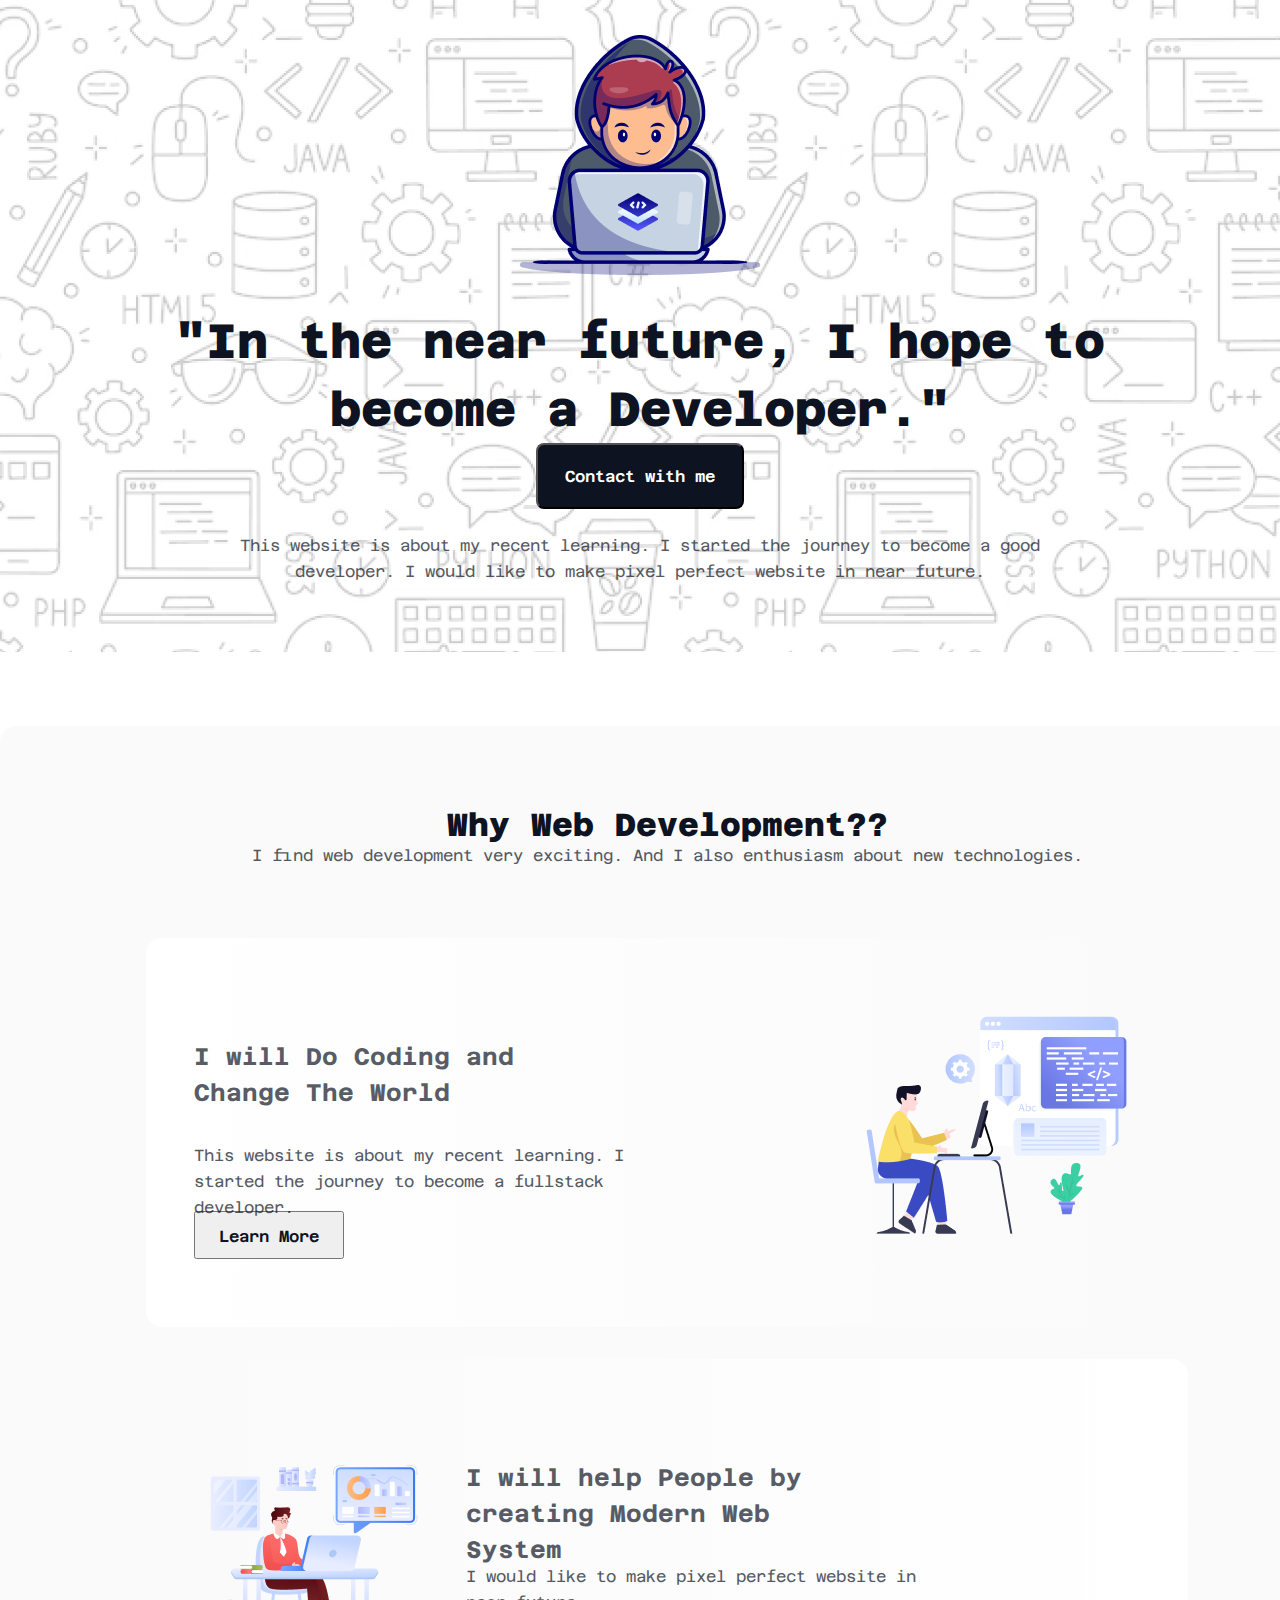
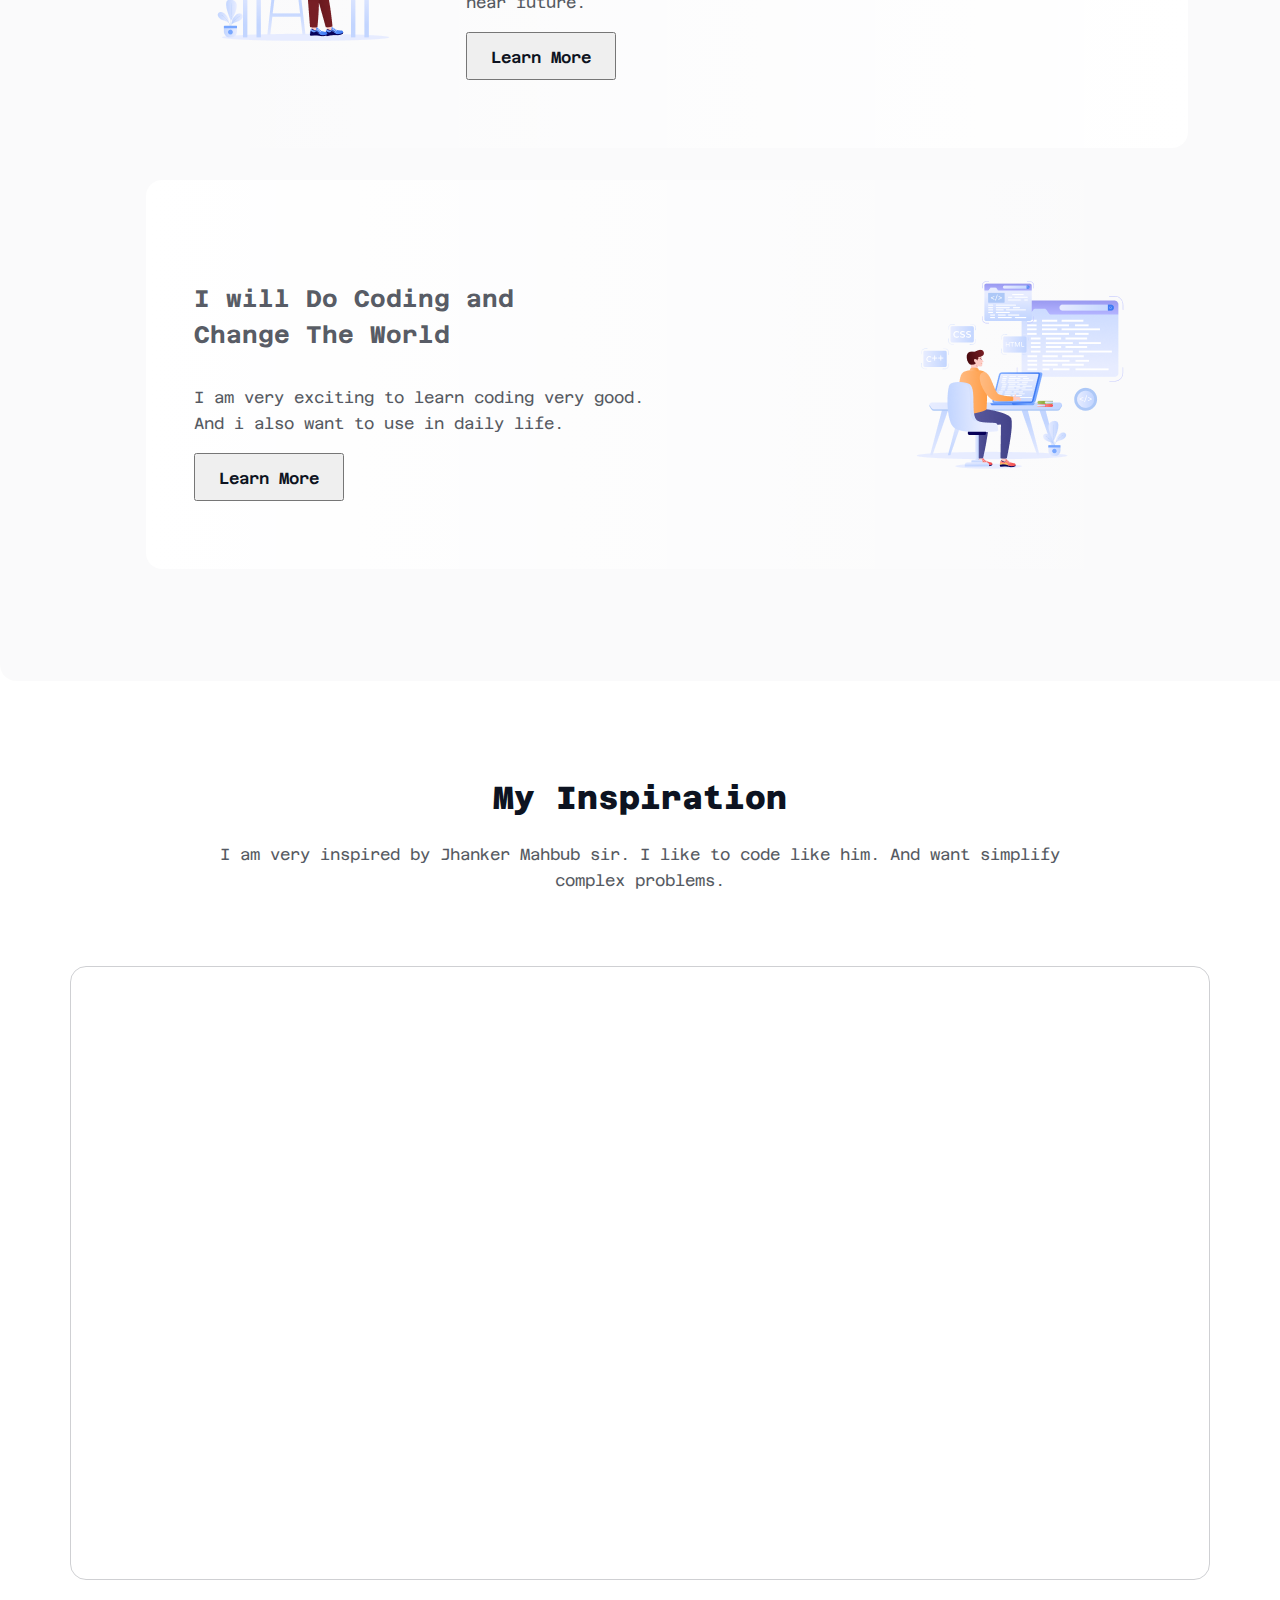
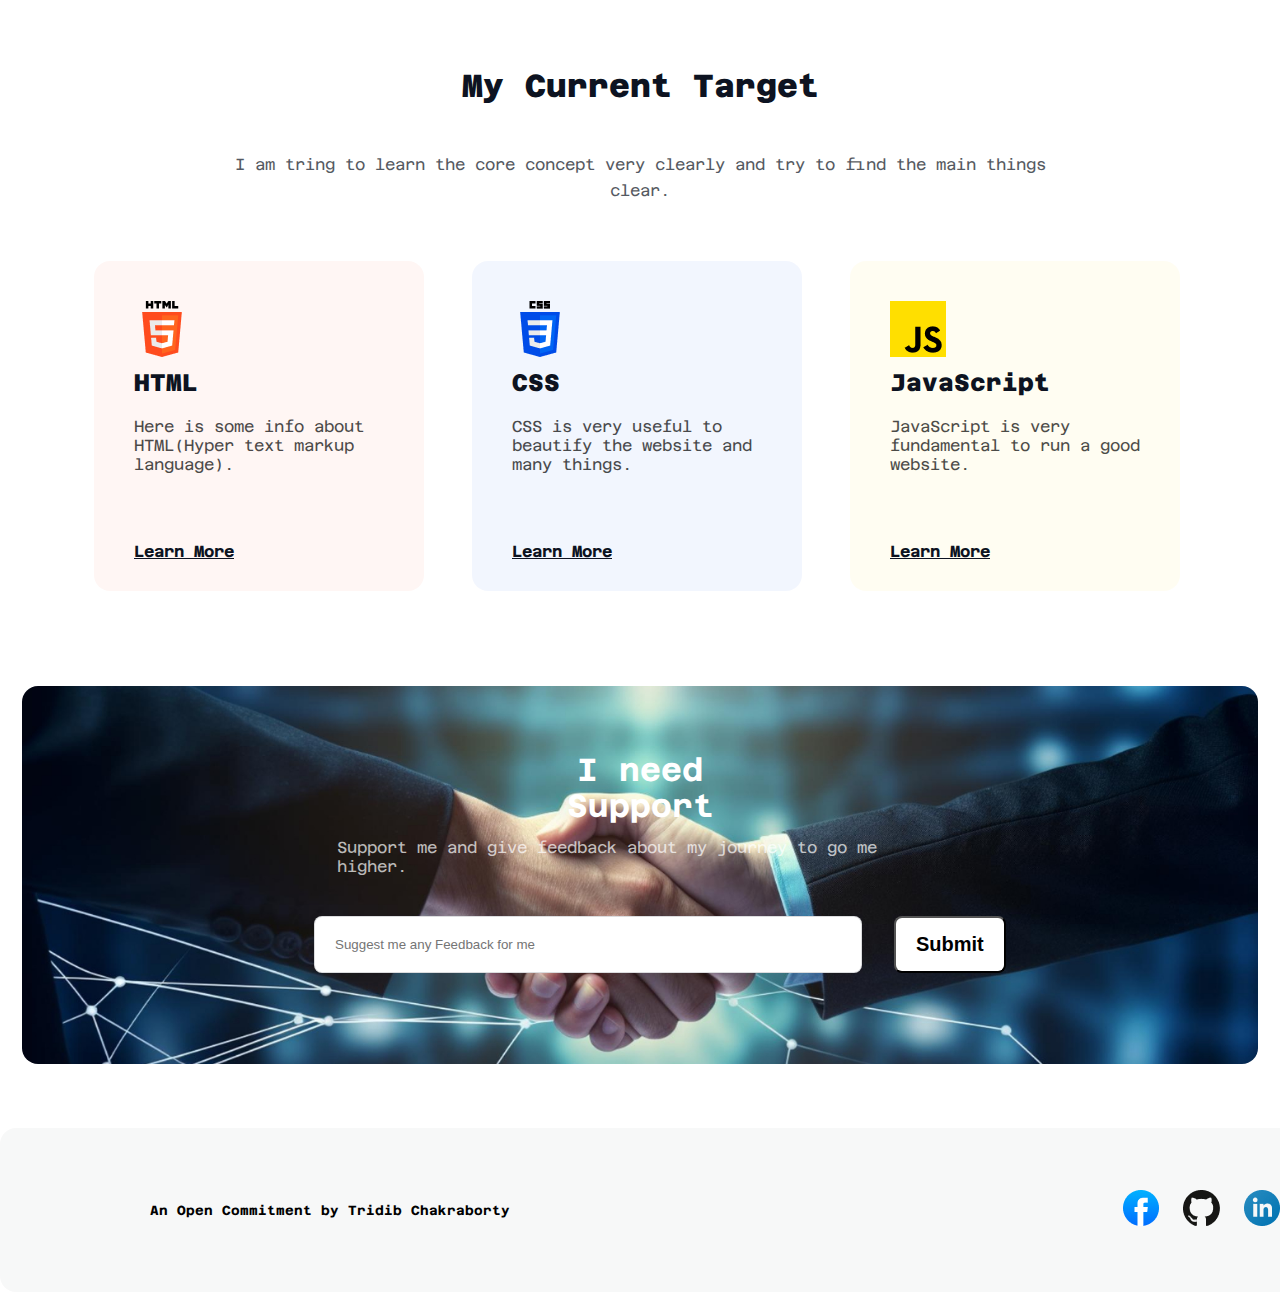
<file: index.html>
<!-- @format -->

<!DOCTYPE html>
<html lang="en">
  <head>
    <meta charset="UTF-8" />
    <meta name="viewport" content="width=device-width, initial-scale=1.0" />
    <title>Assignment-1</title>
    <link rel="stylesheet" href="style.css" />
  </head>
  <body class="azeret-mono-normal">
    <header>
      <section id="hero">
        <div class="hero-content">
          <div class="image-container">
            <img src="assets/Group.png" alt="banner_pic" />
          </div>
          <div class="text-container">
            <h1>"In the near future, I hope to become a Developer."</h1>
            <p>
             This website is about my recent learning. I started the journey to become a good developer. I would like to make pixel perfect website in near future.
            </p>
            <a href="#footer-section"><button class="btn">Contact with me</button></a>
          </div>
        </div>
      </section>
    </header>
    <main>
      <div class="contents">
        <div class="intro">
          <h3>Why Web Development??</h3>
          <p>
            I find web development very exciting. And I also enthusiasm about new technologies. 
          </p>
        </div>
        <div class="det-1">
          <div class="detail_text">
            <h4>I will Do Coding and Change The World</h4>
            <p>
              This website is about my recent learning. I started the journey to become a fullstack developer.
            </p>
            <button>Learn More</button>
          </div>
          <div class="coder-image1"></div>
          <img src="assets/Layer_1.png" alt="coder image" />
        </div>
        <div class="det-2">
          <div class="coder-image2">
            <img src="assets/Group 3.png" alt="coder image" />
          </div>
          <div class="detail_text2">
            <h4>I will help People by creating Modern Web System</h4>
            <p>
               I would like to make pixel perfect website in near future.
            </p>
            <button>Learn More</button>
          </div>
        </div>
        <div class="det-1">
          <div class="detail_text">
            <h4>I will Do Coding and Change The World</h4>
            <p>
              I am very exciting to learn coding very good. And i also want to use in daily life.
            </p>
            <button>Learn More</button>
          </div>
          <div class="coder-image1"></div>
          <img src="assets/Group 4.png" alt="coder image" />
        </div>
      </div>
      <div class="video">
        <div class="video-container">
          <h3 class="section-title">My Inspiration</h3>
          <p class="section-description">
            I am very inspired by Jhanker Mahbub sir. I like to code like him. And want simplify complex problems.
          </p>
        </div>
        <div class="pg-video">
          <iframe
            width="1076"
            height="555"
            src="https://www.youtube.com/embed/DGHn2uOAVCE?si=EerBNoZS_YI7jn84"
            title="YouTube video player"
            frameborder="0"
            allow="accelerometer; autoplay; clipboard-write; encrypted-media; gyroscope; picture-in-picture; web-share"
            referrerpolicy="strict-origin-when-cross-origin"
            allowfullscreen=""
          ></iframe>
        </div>
      </div>
      <div class="content">
        <h3 class="section-title">My Current Target</h3>
        <p class="section-description">
          I am tring to learn the core concept very clearly and try to find the main things clear.
        </p>
        <div class="content-containers">
          <div class="content-item-1">
            <img src="./assets/html.png" alt="" />
            <h4>HTML</h4>
            <p>
              Here is some info about HTML(Hyper text markup language).
            </p>
            <a
              class="learn"
              href="https://www.w3schools.com/html//"
              target="_blank"
              >Learn More
            </a>
          </div>
          <div class="content-item-2">
            <img src="./assets/css.png" alt="" />
            <h4>CSS</h4>
            <p>
              CSS is very useful to beautify the website and many things.
            </p>
            <a
              class="learn"
              href="https://www.w3schools.com/css//"
              target="_blank"
              >Learn More</a
            >
          </div>
          <div class="content-item-3">
            <img src="./assets/js.png" alt="" />
            <h4>JavaScript</h4>
            <p class="section-description-1">
              JavaScript is very fundamental to run a good website.
            </p>
            <a
              class="learn"
              href="https://www.w3schools.com/js/default.asp"
              target="_blank"
              >Learn More</a
            >
          </div>
        </div>
      </div>
      <div class="support">
        <div class="support-content">
          <h3>I need Support</h3>
          <p>
            Support me and give feedback about my journey to go me higher.
          </p>
          <div class="input-box">
            <input
              type="text"
              name=""
              id=""
              placeholder="Suggest me any Feedback for me"
            />
            <button><b>Submit</b></button>
          </div>
        </div>
      </div>
    </main>
    <footer id="footer-section">
      <div class="footer-section">
        <h5>An Open Commitment by Tridib Chakraborty</h5>
        <div class="social-icon">
          <a href="https://www.facebook.com/" target="_blank"
            ><img src="./assets/facebook.png" alt="" /></a
          ><a href="https://www.github.com/" target="_blank"
            ><img src="./assets/github.png" alt="" /></a
          ><a href="https://www.linkedin.com/ " target="_blank"
            ><img src="./assets/linkedin-icon 1.png" alt=""
          /></a>
        </div>
      </div>
    </footer>
  </body>
</html>
</file>
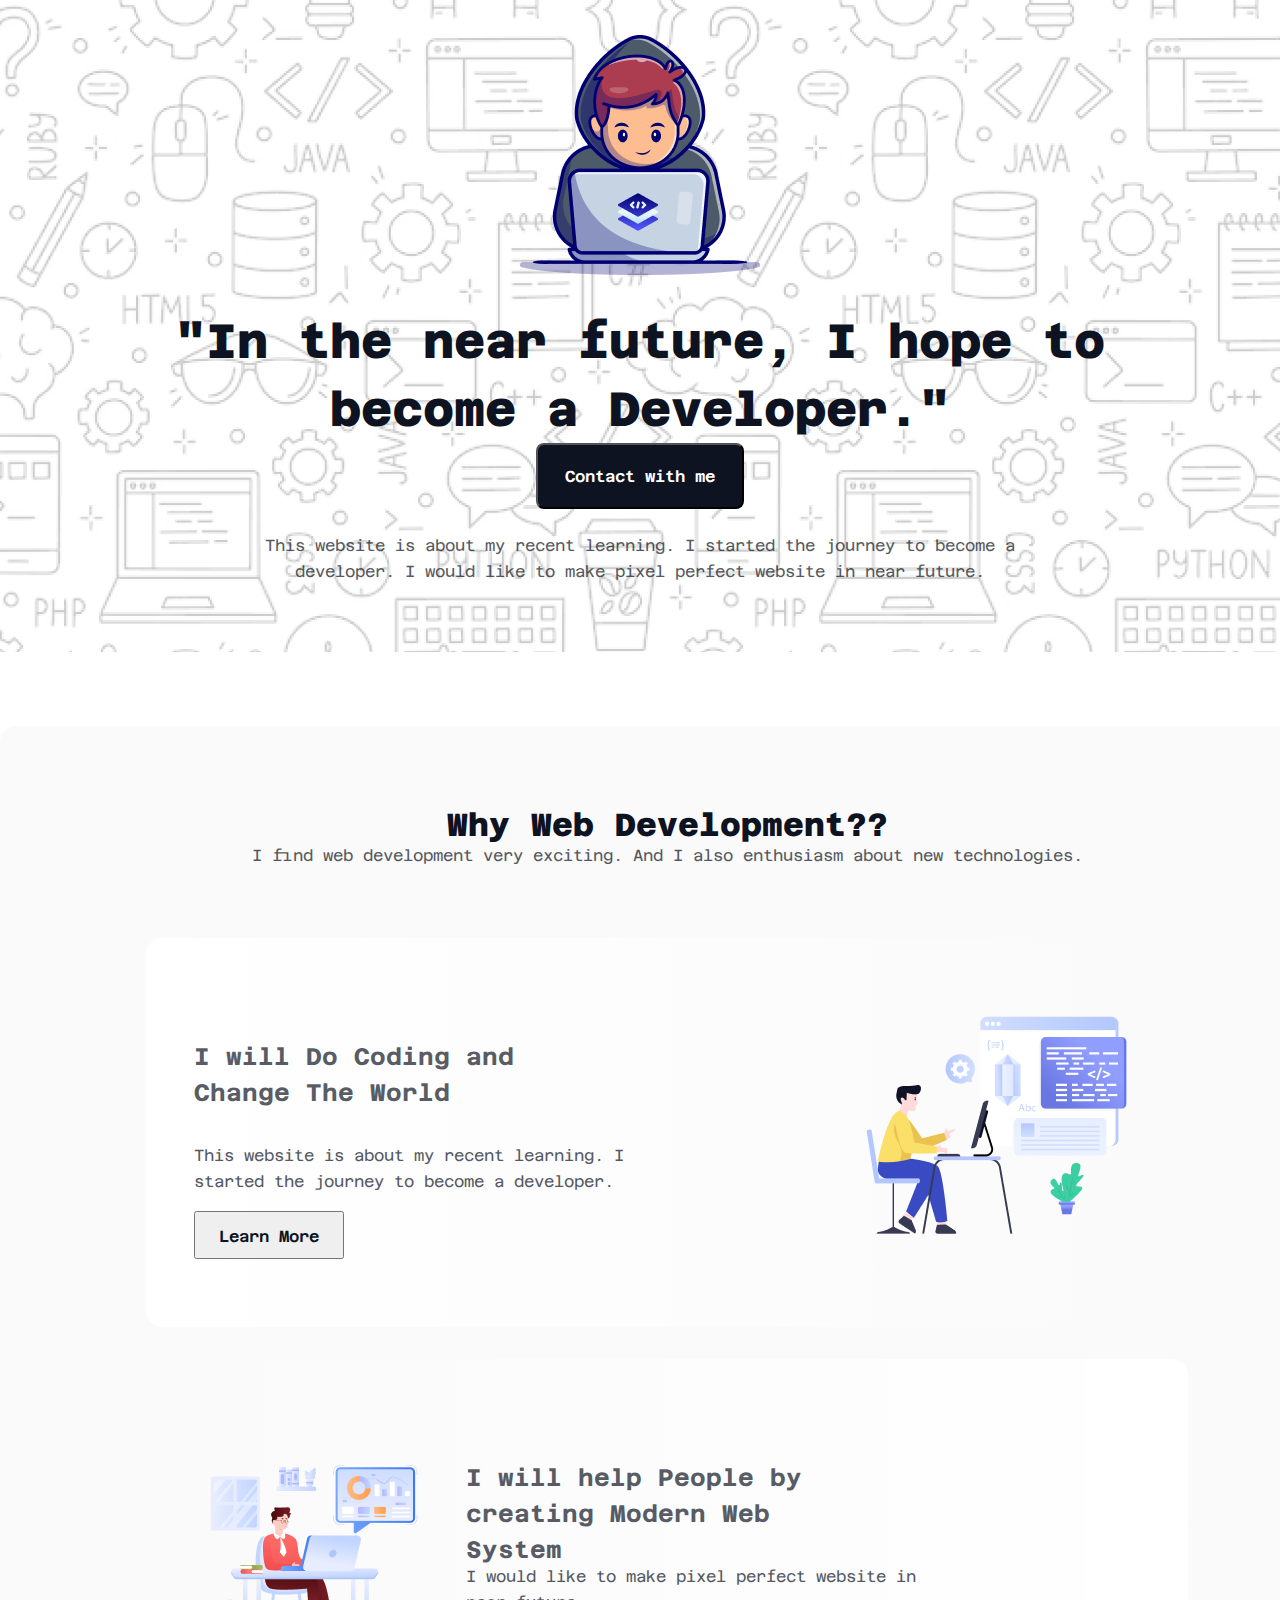
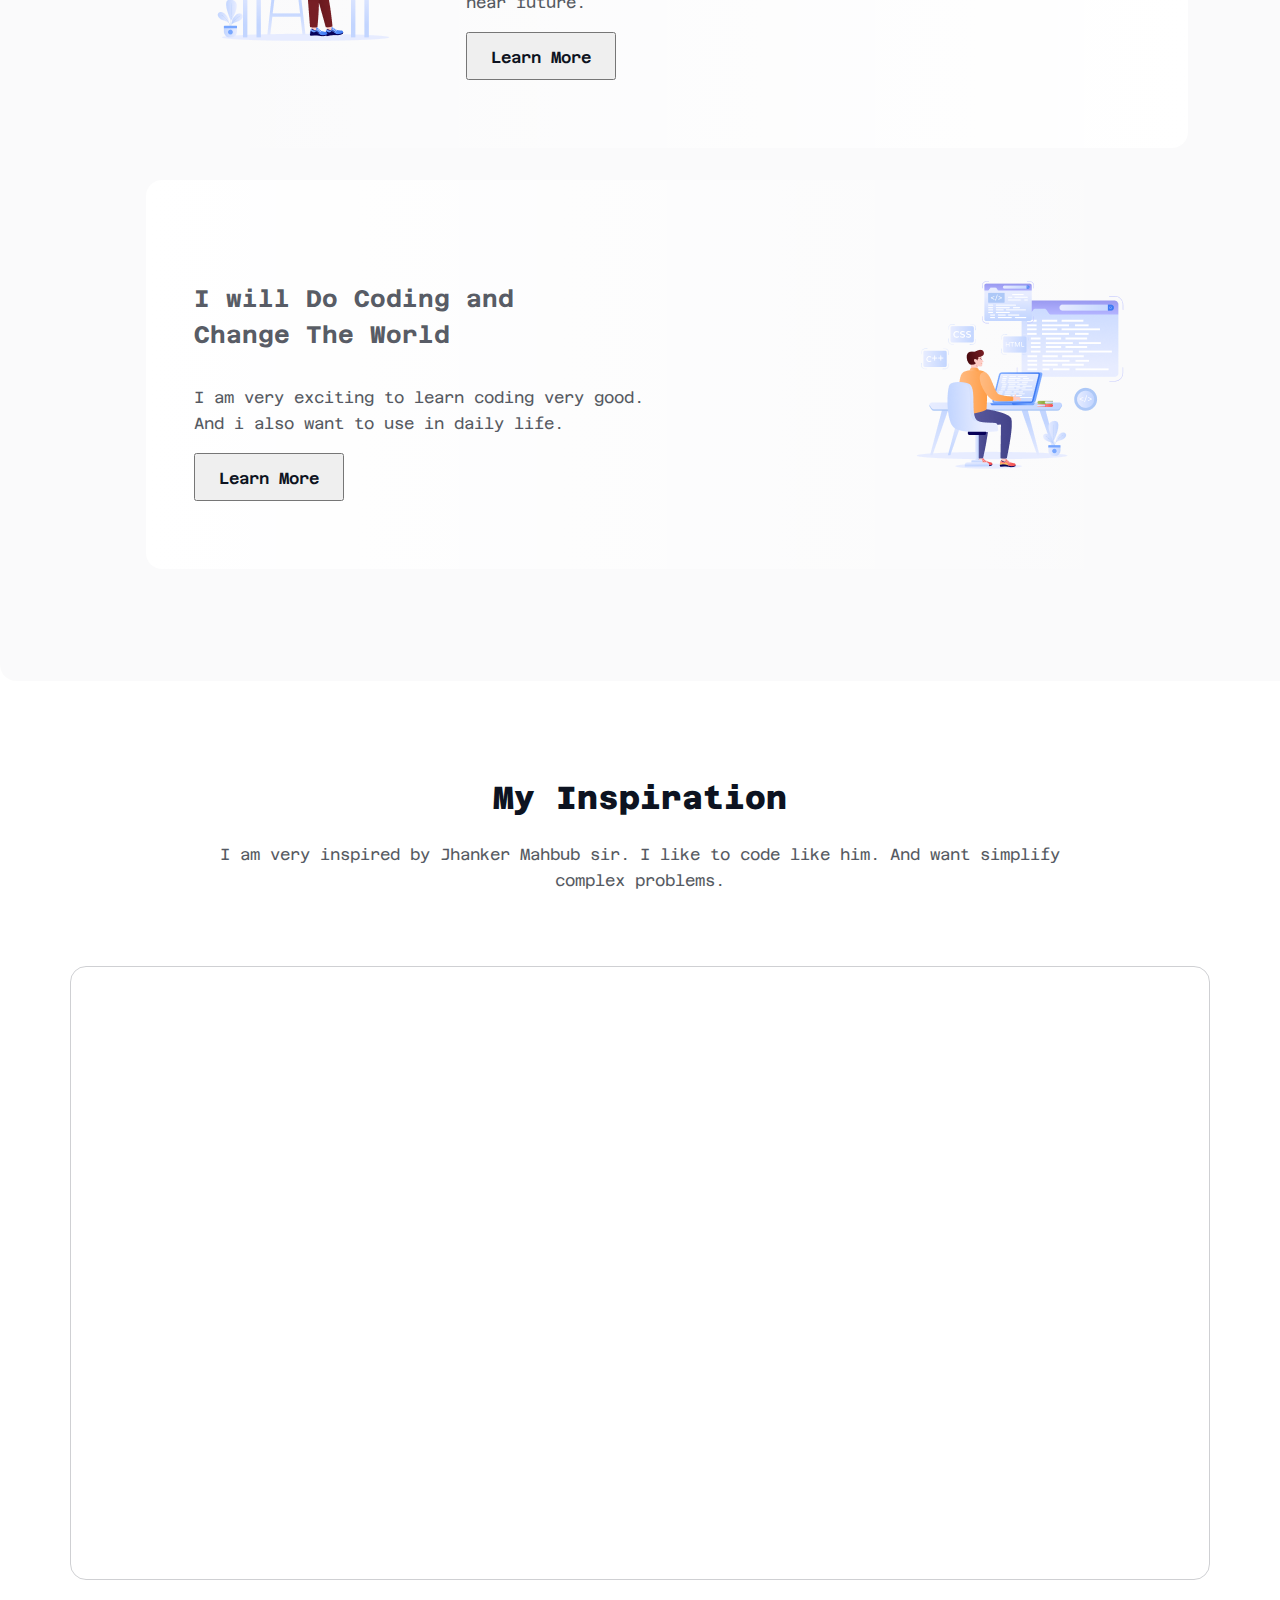
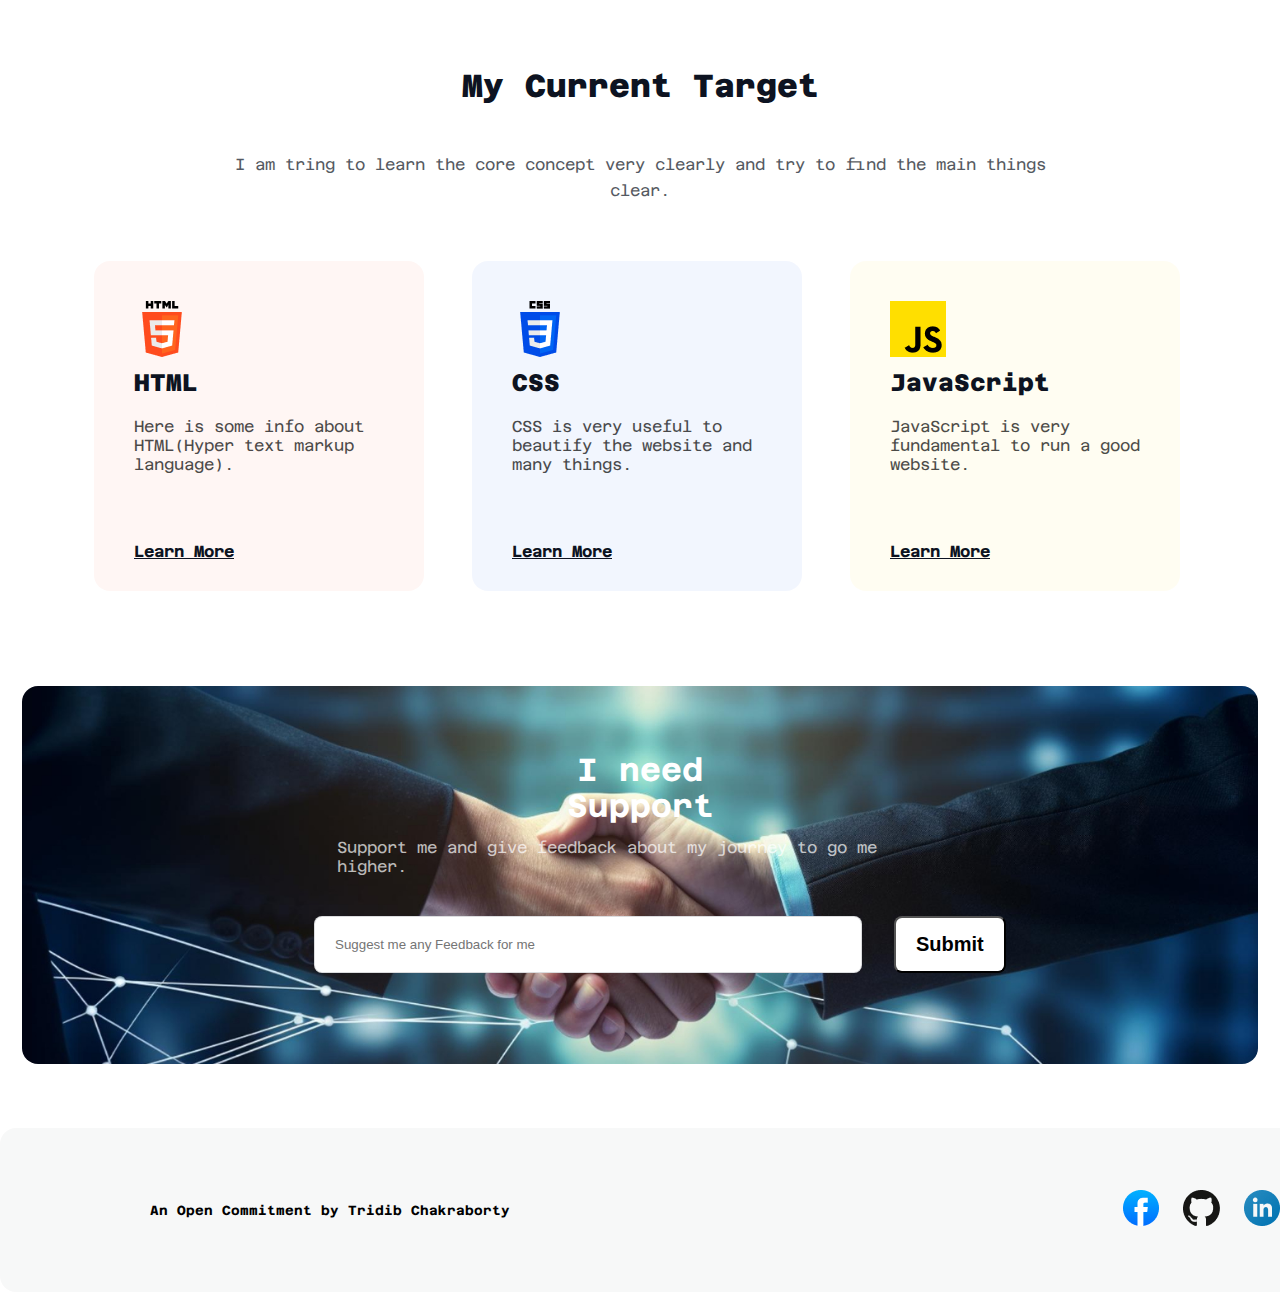
<file: Assignment-1.html>
<!-- @format -->

<!DOCTYPE html>
<html lang="en">
  <head>
    <meta charset="UTF-8" />
    <meta name="viewport" content="width=device-width, initial-scale=1.0" />
    <title>First Assignment</title>
    <link rel="stylesheet" href="style.css" />
  </head>
  <body class="azeret-mono-normal">
    <header>
      <section id="hero">
        <div class="hero-content">
          <div class="image-container">
            <img src="assets/Group.png" alt="banner_pic" />
          </div>
          <div class="text-container">
            <h1>"In the near future, I hope to become a Developer."</h1>
            <p>
             This website is about my recent learning. I started the journey to become a developer. I would like to make pixel perfect website in near future.
            </p>
            <a href="#footer-section"><button class="btn">Contact with me</button></a>
          </div>
        </div>
      </section>
    </header>
    <main>
      <div class="contents">
        <div class="intro">
          <h3>Why Web Development??</h3>
          <p>
            I find web development very exciting. And I also enthusiasm about new technologies. 
          </p>
        </div>
        <div class="det-1">
          <div class="detail_text">
            <h4>I will Do Coding and Change The World</h4>
            <p>
              This website is about my recent learning. I started the journey to become a developer.
            </p>
            <button>Learn More</button>
          </div>
          <div class="coder-image1"></div>
          <img src="assets/Layer_1.png" alt="coder image" />
        </div>
        <div class="det-2">
          <div class="coder-image2">
            <img src="assets/Group 3.png" alt="coder image" />
          </div>
          <div class="detail_text2">
            <h4>I will help People by creating Modern Web System</h4>
            <p>
               I would like to make pixel perfect website in near future.
            </p>
            <button>Learn More</button>
          </div>
        </div>
        <div class="det-1">
          <div class="detail_text">
            <h4>I will Do Coding and Change The World</h4>
            <p>
              I am very exciting to learn coding very good. And i also want to use in daily life.
            </p>
            <button>Learn More</button>
          </div>
          <div class="coder-image1"></div>
          <img src="assets/Group 4.png" alt="coder image" />
        </div>
      </div>
      <div class="video">
        <div class="video-container">
          <h3 class="section-title">My Inspiration</h3>
          <p class="section-description">
            I am very inspired by Jhanker Mahbub sir. I like to code like him. And want simplify complex problems.
          </p>
        </div>
        <div class="pg-video">
          <iframe
            width="1076"
            height="555"
            src="https://www.youtube.com/embed/DGHn2uOAVCE?si=EerBNoZS_YI7jn84"
            title="YouTube video player"
            frameborder="0"
            allow="accelerometer; autoplay; clipboard-write; encrypted-media; gyroscope; picture-in-picture; web-share"
            referrerpolicy="strict-origin-when-cross-origin"
            allowfullscreen=""
          ></iframe>
        </div>
      </div>
      <div class="content">
        <h3 class="section-title">My Current Target</h3>
        <p class="section-description">
          I am tring to learn the core concept very clearly and try to find the main things clear.
        </p>
        <div class="content-containers">
          <div class="content-item-1">
            <img src="./assets/html.png" alt="" />
            <h4>HTML</h4>
            <p>
              Here is some info about HTML(Hyper text markup language).
            </p>
            <a
              class="learn"
              href="https://www.w3schools.com/html//"
              target="_blank"
              >Learn More
            </a>
          </div>
          <div class="content-item-2">
            <img src="./assets/css.png" alt="" />
            <h4>CSS</h4>
            <p>
              CSS is very useful to beautify the website and many things.
            </p>
            <a
              class="learn"
              href="https://www.w3schools.com/css//"
              target="_blank"
              >Learn More</a
            >
          </div>
          <div class="content-item-3">
            <img src="./assets/js.png" alt="" />
            <h4>JavaScript</h4>
            <p class="section-description-1">
              JavaScript is very fundamental to run a good website.
            </p>
            <a
              class="learn"
              href="https://www.w3schools.com/js/default.asp"
              target="_blank"
              >Learn More</a
            >
          </div>
        </div>
      </div>
      <div class="support">
        <div class="support-content">
          <h3>I need Support</h3>
          <p>
            Support me and give feedback about my journey to go me higher.
          </p>
          <div class="input-box">
            <input
              type="text"
              name=""
              id=""
              placeholder="Suggest me any Feedback for me"
            />
            <button><b>Submit</b></button>
          </div>
        </div>
      </div>
    </main>
    <footer id="footer-section">
      <div class="footer-section">
        <h5>An Open Commitment by Tridib Chakraborty</h5>
        <div class="social-icon">
          <a href="https://www.facebook.com/" target="_blank"
            ><img src="./assets/facebook.png" alt="" /></a
          ><a href="https://www.github.com/" target="_blank"
            ><img src="./assets/github.png" alt="" /></a
          ><a href="https://www.linkedin.com/ " target="_blank"
            ><img src="./assets/linkedin-icon 1.png" alt=""
          /></a>
        </div>
      </div>
    </footer>
  </body>
</html>
</file>
<file: style.css>
/** @format */

@import url("https://fonts.googleapis.com/css2?family=Azeret+Mono:ital,wght@0,100..900;1,100..900&display=swap");

.azeret-mono-normal {
  font-family: "Azeret Mono", monospace;
  font-optical-sizing: auto;
  font-style: normal;
}

* {
  margin: 0;
  padding: 0;
}

.p {
  color: rgb(13, 19, 33);
  font-family: Azeret Mono;
  font-size: 16px;
  font-weight: 400;
  line-height: 26px;
  letter-spacing: 0%;
  text-align: center;
}

#hero {
  height: 652px;
  background-image: url("assets/Hero-bg.png");
  background-size: cover;
  background-position: center;
  display: flex;
  justify-content: center;
  align-items: center;
}

#hero .hero-content {
  width: 998px;
  height: 582px;
}

.image-container {
  display: flex;
  justify-content: center;
  align-items: center;
  width: 100%;
}

.text-container {
  /* Frame 3 */
  position: static;
  width: 998px;
  height: 310px;
  /* Auto layout */
  display: flex;
  flex-direction: column;
  justify-content: flex-start;
  align-items: center;
  padding: 0px;

  /* Inside Auto Layout */
  flex: none;
  order: 1;
  align-self: stretch;
  flex-grow: 0;
  margin: 32px 0px;
}

.text-container > h1 {
  /* "In the near future, I hope to become a Developer." */
  position: static;
  width: 998px;
  height: 136px;
  /* Auto layout */
  display: flex;
  flex-direction: column;
  justify-content: flex-start;
  align-items: center;
  padding: 0px;

  /* Inside Auto Layout */
  flex: none;
  order: 0;
  flex-grow: 0;

  color: rgb(13, 19, 33);
  font-family: Azeret Mono;
  font-size: 48px;
  font-weight: 800;
  line-height: 68px;
  letter-spacing: 0%;
  text-align: center;
}

.text-container > p {
  /* Lorem Ipsum is simply dummy text of the printing and typesetting industry. Lorem Ipsum has been the industry's standard dummy text. */
  position: static;
  width: 852px;
  height: 52px;
  /* Auto layout */
  display: flex;
  flex-direction: column;
  justify-content: flex-start;
  align-items: center;
  padding: 0px;

  /* Inside Auto Layout */
  flex: none;
  order: 1;
  flex-grow: 0;
  margin: 24px 0px;

  opacity: 0.7;

  color: rgb(13, 19, 33);
  font-family: Azeret Mono;
  font-size: 16px;
  font-weight: 400;
  line-height: 26px;
  letter-spacing: 0%;
  text-align: center;
}

.btn {
  /* Frame 2 */
  position: static;
  width: 208px;
  height: 66px;
  /* Auto layout */
  display: flex;
  flex-direction: row;
  justify-content: center;
  align-items: center;
  padding: 21px 24px 21px 24px;

  /* Inside Auto Layout */
  flex: none;
  order: 1;
  flex-grow: 0;

  border-radius: 8px;
  background: rgb(13, 19, 33);
}

.btn {
  color: rgb(255, 255, 255);
  font-family: Azeret Mono;
  font-size: 16px;
  font-weight: 600;
  line-height: 23px;
  letter-spacing: 0%;
  text-align: center;
  text-decoration: none;
}
.text-container > a{
  text-decoration: none;
}

.contents {
  margin: 74px auto; /* Centers horizontally */
  width: 1140px;
  height: 1395px;
  display: flex;
  flex-direction: column;
  align-items: center;
  padding: 80px 97px;
  border-radius: 16px;
  background: rgba(13, 19, 33, 0.02);
  position: relative;
}
.intro {
  width: 852px;
  height: 115px;
  padding: 0px;
  margin: 0 auto;
}

.intro > h3 {
  color: rgb(13, 19, 33);
  font-family: Azeret Mono;
  font-size: 32px;
  font-weight: 800;
  line-height: 37px;
  letter-spacing: 0%;
  text-align: center;
}

.intro > p {
  opacity: 0.7;
  color: rgb(13, 19, 33);
  font-family: Azeret Mono;
  font-size: 16px;
  font-weight: 400;
  line-height: 26px;
  letter-spacing: 0%;
  text-align: center;
}

.det-1 {
  width: 946px;
  height: 336px;
  display: flex;
  flex-direction: row;
  justify-content: space-between;
  align-items: center;
  padding: 48px;
  margin: 32px 0px;
  border-radius: 16px;
  background: linear-gradient(
    90deg,
    rgb(255, 255, 255),
    rgba(255, 255, 255, 0) 100%
  );
}

.detail_text {
  position: static;
  width: 477px;
  height: 220px;
  display: flex;
  flex-direction: column;
  justify-content: flex-start;
  align-items: flex-start;
  padding: 0px;
}

.detail_text > h4 {
  width: 390px;
  height: 72px;

  padding: 0px;
  margin: 16px 0px;

  color: rgba(13, 19, 33, 0.7);
  font-family: Azeret Mono;
  font-size: 24px;
  font-weight: 700;
  line-height: 36px;
  letter-spacing: 0%;
  text-align: left;
}

.detail_text > p {
  width: 468px;
  height: 52px;

  margin: 16px 0px;
  opacity: 0.7;
  color: rgb(13, 19, 33);
  font-family: Azeret Mono;
  font-size: 16px;
  font-weight: 400;
  line-height: 26px;
  letter-spacing: 0%;
  text-align: left;
}

.detail_text > button {
  width: 150px;
  height: 48px;
  padding: 12px 20px;
  font-weight: 600;
  color: rgb(13, 19, 33);
  font-family: Azeret Mono;
  font-size: 16px;
  font-weight: 600;
  line-height: 23px;
  letter-spacing: 0%;
  text-align: center;
}

.det-2 {
  width: 946px;
  height: 336px;
  display: flex;
  flex-direction: row;
  justify-content: none;
  align-items: center;
  padding: 48px;
  margin: 0px;
  border-radius: 16px;

  background: linear-gradient(
    270deg,
    rgb(255, 255, 255),
    rgba(255, 255, 255, 0) 100%
  );
}

.detail_text2 {
  position: static;
  width: 477px;
  height: 220px;
  display: flex;
  flex-direction: column;
  justify-content: flex-start;
  align-items: flex-start;
  padding: 0px;
  margin-left: 32px;
}

.detail_text2 > h4 {
  width: 390px;
  height: 72px;

  padding: 0px;
  margin: 16px 0px;

  color: rgba(13, 19, 33, 0.7);
  font-family: Azeret Mono;
  font-size: 24px;
  font-weight: 700;
  line-height: 36px;
  letter-spacing: 0%;
  text-align: left;
}

.detail_text2 > p {
  width: 468px;
  height: 52px;

  margin: 16px 0px;
  opacity: 0.7;
  color: rgb(13, 19, 33);
  font-family: Azeret Mono;
  font-size: 16px;
  font-weight: 400;
  line-height: 26px;
  letter-spacing: 0%;
  text-align: left;
}

.detail_text2 > button {
  width: 150px;
  height: 48px;
  padding: 12px 20px;
  font-weight: 600;
  color: rgb(13, 19, 33);
  font-family: Azeret Mono;
  font-size: 16px;
  font-weight: 600;
  line-height: 23px;
  letter-spacing: 0%;
  text-align: center;
}

.video {
  width: 1140px;
  height: 777px;
  display: flex;
  flex-direction: column;
  align-items: center;
  padding: 0;
  margin: 0 auto;
}

.section-title {
  height: 39px;
  margin: 24px 0px;
  color: rgb(13, 19, 33);
  display: flex;
  flex-direction: column;
  justify-content: flex-start;
  align-items: center;
  padding: 0px;
  font-size: 32px;
  font-weight: 800;
  line-height: 37px;
  letter-spacing: 0%;
  text-align: center;
}

.section-description {
  height: 52px;
  display: flex;
  flex-direction: column;
  justify-content: flex-start;
  align-items: center;
  padding: 0px;
  margin: 24px 0px;
  opacity: 0.7;
  color: rgb(13, 19, 33);
  font-family: Azeret Mono;
  font-size: 16px;
  font-weight: 400;
  line-height: 26px;
  letter-spacing: 0%;
  text-align: center;
}

.pg-video {
  width: 1140px;
  height: 614px;
  /* Auto layout */
  display: flex;
  flex-direction: column;
  justify-content: flex-start;
  align-items: flex-start;
  padding: 32px;
  margin: 48px 0px;
  box-sizing: border-box;
  border: 1px solid rgba(13, 19, 33, 0.2);
  border-radius: 16px;
}

.content {
  width: 1140px;
  height: 463px;
  /* Auto layout */
  display: flex;
  flex-direction: column;
  justify-content: flex-start;
  align-items: center;
  padding: 0px;
  margin: 0 auto;
  margin-top: 111px;
}

.section-title {
  width: 852px;
  height: 39px;
  margin: 24px 0px;
  color: rgb(13, 19, 33);
  font-size: 32px;
  font-weight: 800;
  line-height: 37px;
  letter-spacing: 0%;
  text-align: center;
}

.section-description {
  width: 852px;
  height: 52px;
  width: 852px;
  opacity: 0.7;
  font-size: 16px;
  font-weight: 400;
  line-height: 26px;
  letter-spacing: 0%;
  text-align: center;
}

.content-containers {
  width: 1140px;
  height: 300px;
  display: flex;
  flex-direction: row;
  justify-content: flex-start;
  align-items: center;
  padding: 0px;

  /* Inside Auto Layout */
  flex: none;
  order: 1;
  flex-grow: 0;
  margin: 48px 0px;
}

.content-item-1 {
  width: 250px;
  height: 250px;
  display: flex;
  flex-direction: column;
  justify-content: flex-start;
  align-items: flex-start;
  padding: 40px;

  flex: none;
  order: 0;
  flex-grow: 0;
  margin: 0px 24px;
  border-radius: 16px;

  background: rgba(255, 76, 30, 0.05);
}

.content-item-1 > img {
  position: relative;
  width: 56px;
  height: 56px;
}

.content-item-1 > h4 {
  width: 284px;
  height: 36px;
  display: flex;
  flex-direction: column;
  justify-content: flex-start;
  align-items: flex-start;
  padding: 0px;

  flex: none;
  order: 0;
  align-self: stretch;
  flex-grow: 0;
  margin: 8px 0px;

  color: rgb(13, 19, 33);
  font-size: 24px;
  font-weight: 800;
  line-height: 36px;
  letter-spacing: 0%;
  text-align: left;
}

.content-item-1 > p {
  width: 284px;
  height: 52px;

  flex: none;
  flex-grow: 0;
  margin: 8px 0px;
  opacity: 0.7;
  text-align: left;
}

.learn {
  width: 284px;
  height: 20px;
  display: flex;
  flex-direction: column;
  justify-content: flex-start;
  align-items: flex-start;
  padding: 0px;

  /* Inside Auto Layout */
  flex: none;
  order: 1;
  align-self: stretch;
  flex-grow: 0;
  margin: 0px;
  margin-top: 65px;

  color: rgb(13, 19, 33);
  font-family: Azeret Mono;
  font-size: 16px;
  font-weight: 700;
  line-height: 19px;
  letter-spacing: 0%;
  text-align: left;
  text-decoration-line: underline;
}

.content-item-2 {
  width: 250px;
  height: 250px;
  display: flex;
  flex-direction: column;
  justify-content: flex-start;
  align-items: flex-start;
  padding: 40px;

  flex: none;
  order: 0;
  flex-grow: 0;
  margin: 0px 24px;
  border-radius: 16px;

  background: rgba(0, 76, 232, 0.05);
}

.content-item-2 > img {
  position: relative;
  width: 56px;
  height: 56px;
}

.content-item-2 > h4 {
  width: 284px;
  height: 36px;
  display: flex;
  flex-direction: column;
  justify-content: flex-start;
  align-items: flex-start;
  padding: 0px;

  flex: none;
  order: 0;
  align-self: stretch;
  flex-grow: 0;
  margin: 8px 0px;

  color: rgb(13, 19, 33);
  font-size: 24px;
  font-weight: 800;
  line-height: 36px;
  letter-spacing: 0%;
  text-align: left;
}

.content-item-2 > p {
  width: 284px;
  height: 52px;

  flex: none;
  flex-grow: 0;
  margin: 8px 0px;
  opacity: 0.7;
  text-align: left;
}

.content-item-3 {
  width: 250px;
  height: 250px;
  display: flex;
  flex-direction: column;
  justify-content: flex-start;
  align-items: flex-start;
  padding: 40px;

  flex: none;
  order: 0;
  flex-grow: 0;
  margin: 0px 24px;
  border-radius: 16px;

  background: rgba(255, 223, 0, 0.05);
}

.content-item-3 > img {
  position: relative;
  width: 56px;
  height: 56px;
}

.content-item-3 > h4 {
  width: 284px;
  height: 36px;
  display: flex;
  flex-direction: column;
  justify-content: flex-start;
  align-items: flex-start;
  padding: 0px;

  flex: none;
  order: 0;
  align-self: stretch;
  flex-grow: 0;
  margin: 8px 0px;

  color: rgb(13, 19, 33);
  font-size: 24px;
  font-weight: 800;
  line-height: 36px;
  letter-spacing: 0%;
  text-align: left;
}

.content-item-3 > p {
  width: 284px;
  height: 52px;

  flex: none;
  flex-grow: 0;
  margin: 8px 0px;
  opacity: 0.7;
  text-align: left;
}

.support{
    /* Frame 8 */
width: 1140px;
height: 250px;


margin: 0 auto;
margin-top: 180px;
/* Auto layout */
display: flex;
flex-direction: column;
justify-content: flex-start;
align-items: flex-start;
padding: 64px 48px 64px 48px;

background-image: url("assets/handshake.jpg");
border-radius: 16px;

background: rgba(0, 0, 0, 0.2),rgba(0, 0, 0, 0.2),rgba(0, 0, 0, 0.2),url(Email);
background-size: cover;
  background-position: center;
  display: flex;
  justify-content: center;
  align-items: center;
}

.support-content{
width: 730px;
height: 104px;
display: flex;
flex-direction: column;
justify-content: center;
align-items: center;
padding: 0px;


flex: none;
order: 0;
flex-grow: 0;
margin: 24px 0px;
}

.support-content > h3{
width: 292px;
height: 36px;
display: flex;
flex-direction: column;
justify-content: center;
align-items: center;
padding: 0px;
flex: none;
order: 0;
flex-grow: 0;
margin: 16px 0px;

color: rgb(255, 255, 255);
font-family: Azeret Mono;
font-size: 32px;
font-weight: 700;
line-height: 36px;
letter-spacing: 0%;
text-align: center;   
}

.support-content > p{
width: 606px;
height: 52px;
display: flex;
flex-direction: column;
justify-content: center;
align-items: center;
padding: 0px;
margin: 16px 0px;
opacity: 0.7;
color: rgb(255, 255, 255);
}

.input-box{
width: 684px;
height: 57px;
/* Auto layout */
display: flex;
flex-direction: row;
justify-content: flex-start;
align-items: flex-start;
padding: 0px;


/* Inside Auto Layout */
flex: none;
order: 1;
flex-grow: 0;
margin: 24px 0px;
}

.input-box > input{
width: 548px;
height: 57px;
/* Auto layout */
display: flex;
flex-direction: row;
justify-content: flex-start;
align-items: center;
padding: 19px 20px 19px 20px;
flex: none;
order: 0;
flex-grow: 0;
margin: 0px 16px;

box-sizing: border-box;
border: 1px solid rgba(13, 19, 33, 0.15);
border-radius: 8px;

background: rgb(255, 255, 255);
}

.input-box > button{
width: 120px;
height: 57px;
display: flex;
flex-direction: row;
justify-content: center;
align-items: center;
padding: 17px 20px 17px 20px;
margin: 0px 16px;

font-size: 20px;
font-weight: 600;
line-height: 23px;
border-radius: 8px;

background: rgb(255, 255, 255);
}

footer {
position: absolute;
width: 100%;
height: 100px;
margin: 0 auto;
margin-top: 64px;
/* Auto layout */
display: flex;
flex-direction: column;
justify-content: center;
align-items: center;
padding: 32px 150px 32px 150px;

border-radius: 16px;

background: rgba(13, 19, 33, 0.03);
}

.footer-section{
width: 1140px;
height: 36px;
/* Auto layout */
display: flex;
flex-direction: row;
justify-content: space-between;
align-items: center;
padding: 0px;


/* Inside Auto Layout */
flex: none;
order: 0;
align-self: stretch;
flex-grow: 0;
margin: 32px 0px;
}

.social-icon {
width: 157.01px;
height: 36px;
display: flex;
flex-direction: row;
justify-content: space-between;
align-items: center;
padding: 0px;
flex: none;
flex-grow: 0;
margin: 0px 10px;
}
</file>
